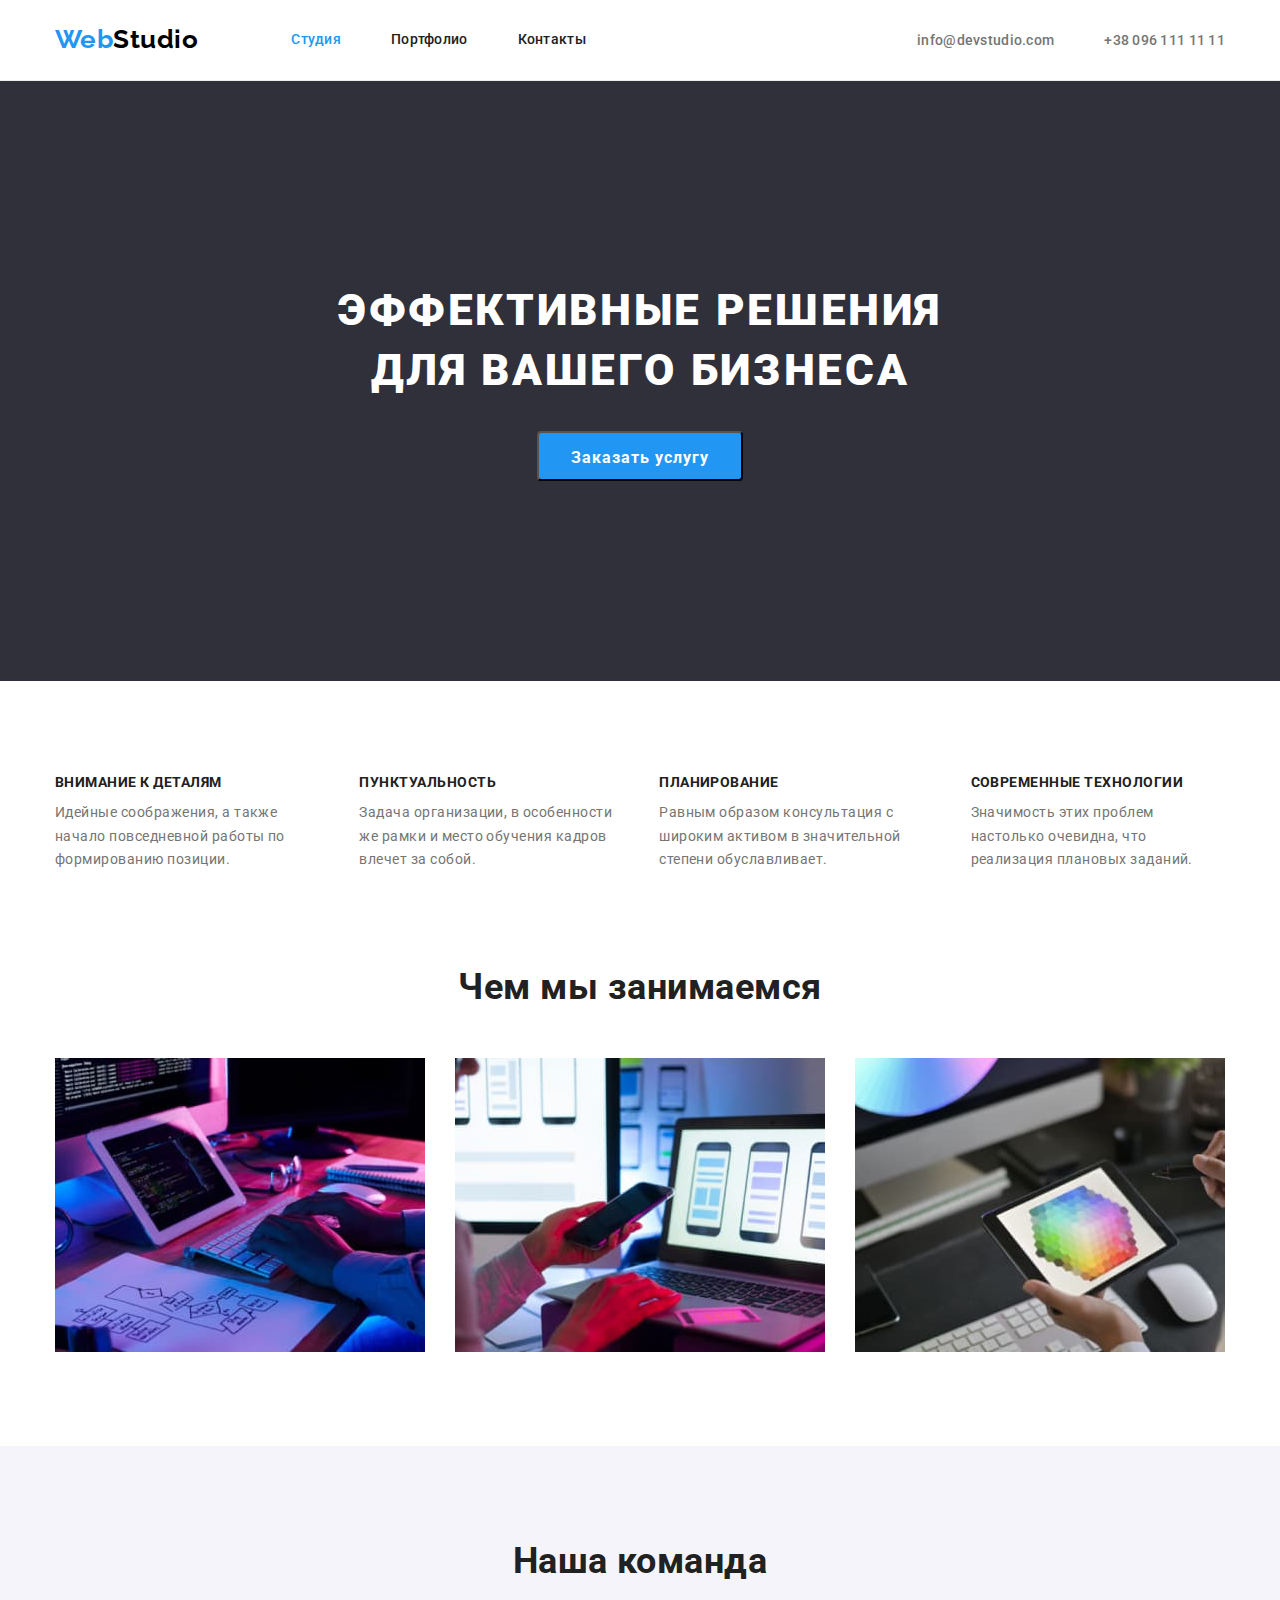
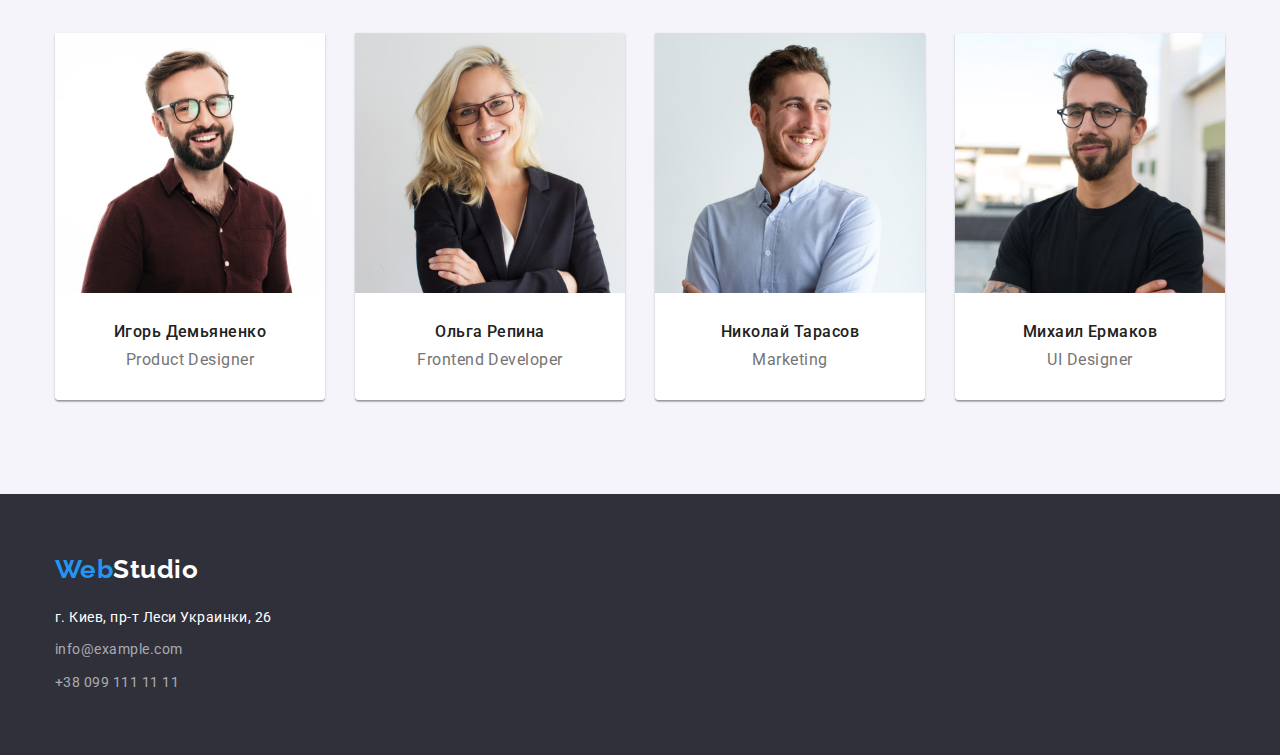
<file: index.html>
<!DOCTYPE html>
<html lang="ru">
  <head>
    <meta charset="UTF-8" />
    <meta http-equiv="X-UA-Compatible" content="IE=edge" />
    <meta name="viewport" content="width=device-width, initial-scale=1.0" />
    <title>Document</title>
    <link rel="preconnect" href="https://fonts.googleapis.com" />
    <link rel="preconnect" href="https://fonts.gstatic.com" crossorigin />
    <link
      href="https://fonts.googleapis.com/css2?family=Raleway:wght@700&family=Roboto:wght@400;500;700;900&display=swap"
      rel="stylesheet"
    />
    <link
      rel="stylesheet"
      href="https://cdnjs.cloudflare.com/ajax/libs/modern-normalize/1.1.0/modern-normalize.min.css"
    />
    <link rel="stylesheet" href="./css/styles.css" />
  </head>
  <body>
    <!-- Шапка -->
    <header>
      <div class="container main-nav">
        <a href="" class="logo"><span>Web</span>Studio</a>
        <nav>
          <ul class="site-nav list">
            <li class="item"><a href="" class="link current">Студия</a></li>
            <li class="item"><a href="./portfolio.html" class="link">Портфолио</a></li>
            <li class="item"><a href="" class="link">Контакты</a></li>
          </ul>
        </nav>
        <ul class="auth-nav list">
          <li class="item">
            <a href="mailto:info@devstudio.com" class="link">info@devstudio.com</a>
          </li>
          <li class="item"><a href="tel:+380961111111" class="link">+38 096 111 11 11</a></li>
        </ul>
      </div>
    </header>
    <!-- Мейн -->
    <main>
      <!-- Герой -->
      <section class="hero">
        <h1 class="hero-title">Эффективные решения для вашего бизнеса</h1>
        <button type="button">Заказать услугу</button>
      </section>

      <!-- Особенности -->
      <section class="section section-features">
        <div class="container">
          <h2 hidden class="section-title">Особенности компании</h2>
          <ul class="features list">
            <li class="item">
              <h3 class="title">Внимание к деталям</h3>
              <p>
                Идейные соображения, а также начало повседневной работы по формированию позиции.
              </p>
            </li>
            <li class="item">
              <h3 class="title">Пунктуальность</h3>
              <p>
                Задача организации, в особенности же рамки и место обучения кадров влечет за собой.
              </p>
            </li>
            <li class="item">
              <h3 class="title">Планирование</h3>
              <p>
                Равным образом консультация с широким активом в значительной степени обуславливает.
              </p>
            </li>
            <li class="item">
              <h3 class="title">Современные технологии</h3>
              <p>Значимость этих проблем настолько очевидна, что реализация плановых заданий.</p>
            </li>
          </ul>
        </div>
      </section>
      <!-- Чем мы занимаемся -->
      <section class="section section-wedo">
        <div class="container">
          <h2 class="title">Чем мы занимаемся</h2>
          <ul class="list">
            <li class="item">
              <a href=""
                ><img src="./images/wedo1.jpg" alt="Десктопные приложения" width="370"
              /></a>
            </li>
            <li class="item">
              <a href=""><img src="./images/wedo2.jpg" alt="Мобильные приложения" width="370" /></a>
            </li>
            <li class="item">
              <a href=""
                ><img src="./images/wedo3.jpg" alt="Планшетные приложения" width="370"
              /></a>
            </li>
          </ul>
        </div>
      </section>
      <!-- Наша команда -->
      <section class="section section-teem">
        <div class="container">
          <h2 class="teem-title">Наша команда</h2>
          <ul class="list">
            <li class="item">
              <img src="./images/teem-card-1.jpg" alt="Игорь Демьяненко" width="270" />
              <div class="wrapper">
                <h3 class="teem-name">Игорь Демьяненко</h3>
                <p class="role">Product Designer</p>
              </div>
            </li>
            <li class="item">
              <img src="./images/teem-card-2.jpg" alt="Ольга Репина" width="270" />
              <div class="wrapper">
                <h3 class="teem-name">Ольга Репина</h3>
                <p class="role">Frontend Developer</p>
              </div>
            </li>
            <li class="item">
              <img src="./images/teem-card-3.jpg" alt="Николай Тарасов" width="270" />
              <div class="wrapper">
                <h3 class="teem-name">Николай Тарасов</h3>
                <p class="role">Marketing</p>
              </div>
            </li>
            <li class="item">
              <img src="./images/teem-card-4.jpg" alt="Михаил Ермаков" width="270" />
              <div class="wrapper">
                <h3 class="teem-name">Михаил Ермаков</h3>
                <p class="role">UI Designer</p>
              </div>
            </li>
          </ul>
        </div>
      </section>
    </main>
    <!-- Футер -->
    <footer class="bottom">
      <div class="container">
        <a href="" class="logo"><span>Web</span>Studio</a>
        <address>
          <ul class="adress-list list">
            <li class="item">г. Киев, пр-т Леси Украинки, 26</li>
            <li class="item">
              <a href="mailto:info@example.com" class="link">info@example.com</a>
            </li>
            <li class="item"><a href="tel:+380991111111" class="link">+38 099 111 11 11</a></li>
          </ul>
        </address>
      </div>
    </footer>
  </body>
</html>
</file>
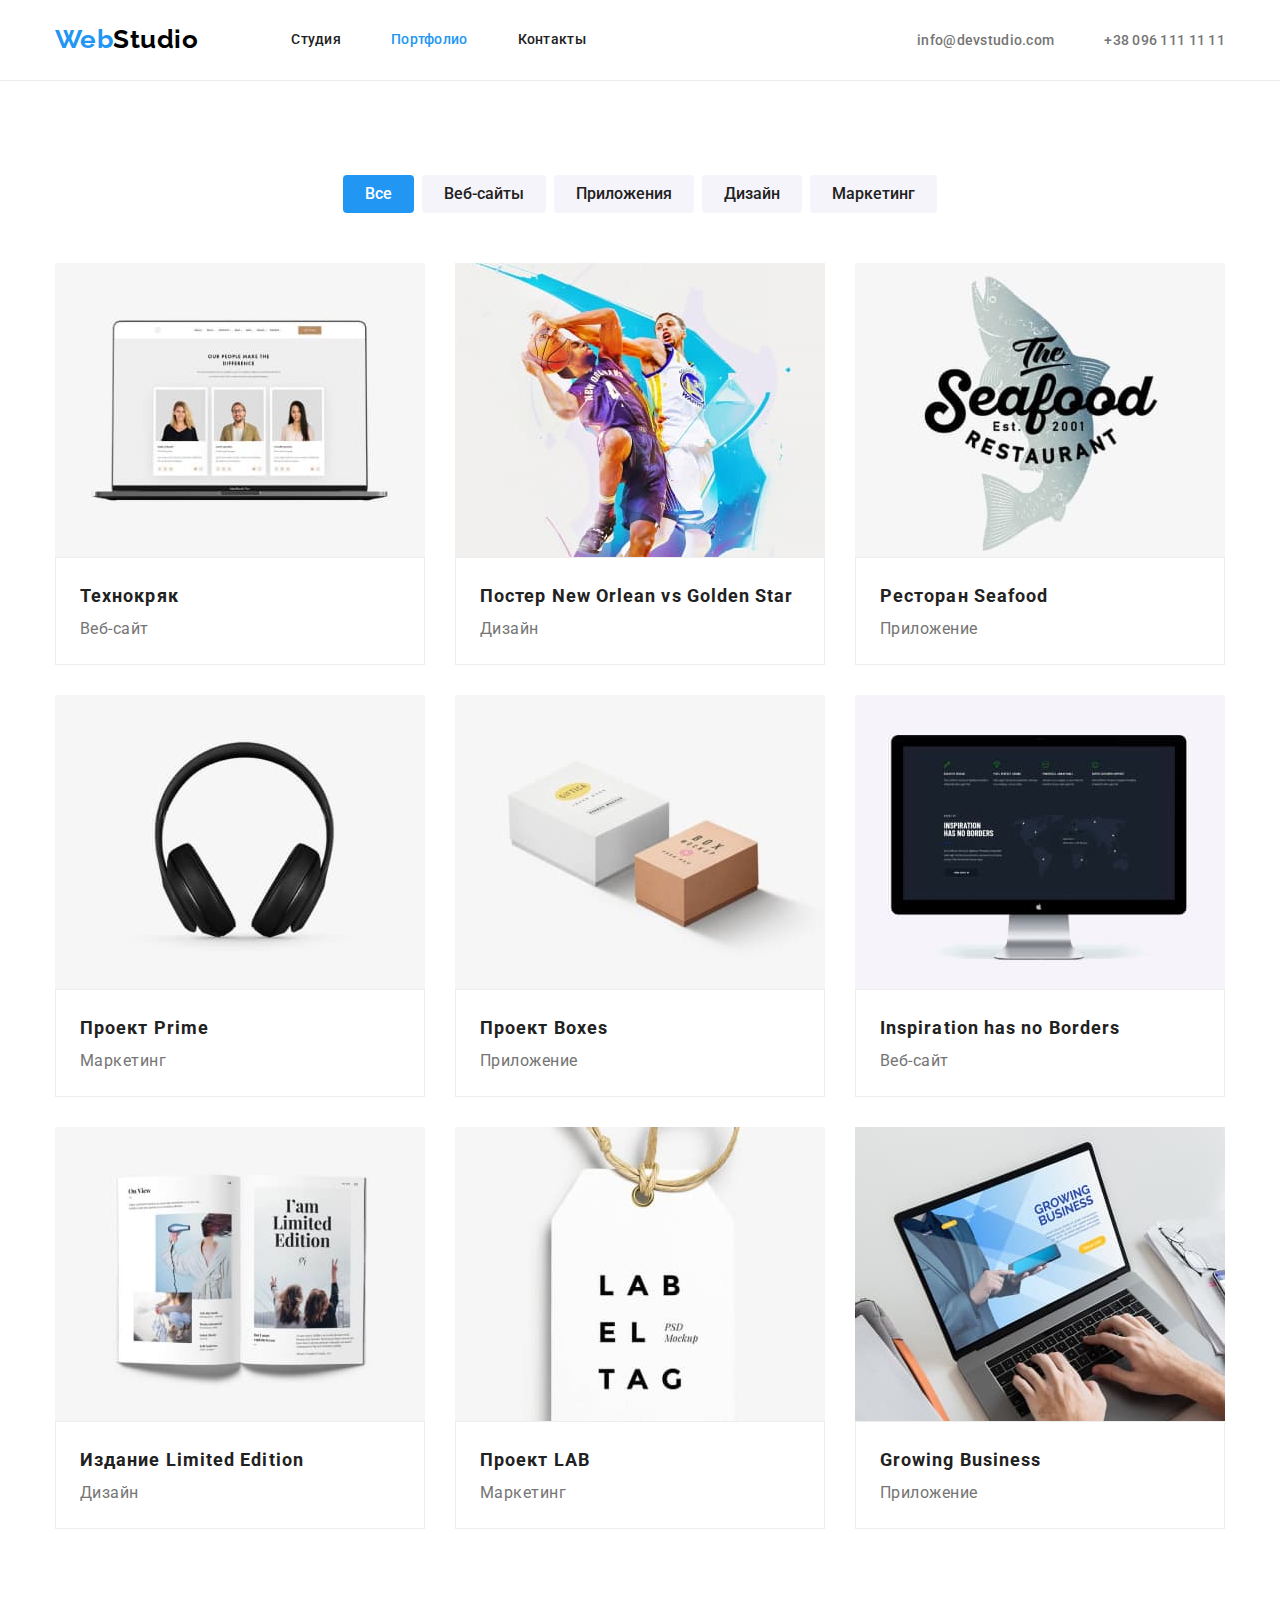
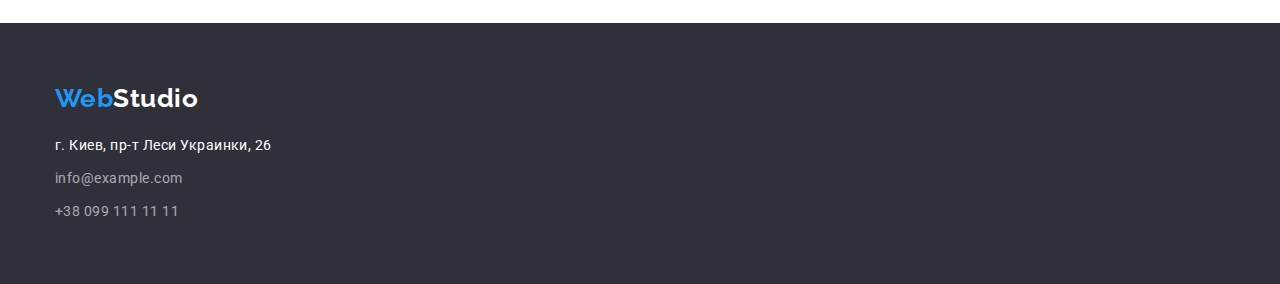
<file: portfolio.html>
<!DOCTYPE html>
<html lang="en">
  <head>
    <meta charset="UTF-8" />
    <meta http-equiv="X-UA-Compatible" content="IE=edge" />
    <meta name="viewport" content="width=device-width, initial-scale=1.0" />
    <title>Document</title>
    <link rel="preconnect" href="https://fonts.googleapis.com" />
    <link rel="preconnect" href="https://fonts.gstatic.com" crossorigin />
    <link
      href="https://fonts.googleapis.com/css2?family=Raleway:wght@700&family=Roboto:wght@400;500;700;900&display=swap"
      rel="stylesheet"
    />
    <link
      rel="stylesheet"
      href="https://cdnjs.cloudflare.com/ajax/libs/modern-normalize/1.1.0/modern-normalize.min.css"
    />
    <link rel="stylesheet" href="./css/styles.css" />
  </head>
  <body>
    <!-- Шапка -->
    <header>
      <div class="container main-nav">
        <a href="" class="logo"><span>Web</span>Studio</a>
        <nav>
          <ul class="site-nav list">
            <li class="item"><a href="./index.html" class="link">Студия</a></li>
            <li class="item"><a href="" class="link current">Портфолио</a></li>
            <li class="item"><a href="" class="link">Контакты</a></li>
          </ul>
        </nav>
        <ul class="auth-nav list">
          <li class="item">
            <a href="mailto:info@devstudio.com" class="link">info@devstudio.com</a>
          </li>
          <li class="item"><a href="tel:+380961111111" class="link">+38 096 111 11 11</a></li>
        </ul>
      </div>
    </header>
    <!-- Мейн -->
    <main>
      <section class="section projects">
        <div class="container">
          <h1 hidden>Наши проекты</h1>
          <ul class="list buttons">
            <li class="item"><button type="button" class="button-item active">Все</button></li>
            <li class="item"><button type="button" class="button-item">Веб-сайты</button></li>
            <li class="item"><button type="button" class="button-item">Приложения</button></li>
            <li class="item"><button type="button" class="button-item">Дизайн</button></li>
            <li class="item"><button type="button" class="button-item">Маркетинг</button></li>
          </ul>
          <ul class="list project">
            <li class="item">
              <a href="" class="link"
                ><img src="./images/tehno.jpg" alt="Технокряк" width="370" />
                <div class="content">
                  <h2 class="project-title">Технокряк</h2>
                  <p class="project-type">Веб-сайт</p>
                </div></a
              >
            </li>
            <li class="item">
              <a href="" class="link"
                ><img
                  src="./images/poster.jpg"
                  alt="Постер New Orlean vs Golden Star"
                  width="370"
                />
                <div class="content">
                  <h2 class="project-title">Постер New Orlean vs Golden Star</h2>
                  <p class="project-type">Дизайн</p>
                </div></a
              >
            </li>
            <li class="item">
              <a href="" class="link"
                ><img src="./images/resto.jpg" alt="Ресторан Seafood" width="370" />
                <div class="content">
                  <h2 class="project-title">Ресторан Seafood</h2>
                  <p class="project-type">Приложение</p>
                </div></a
              >
            </li>
            <li class="item">
              <a href="" class="link"
                ><img src="./images/prime.jpg" alt="Проект Prime" width="370" />
                <div class="content">
                  <h2 class="project-title">Проект Prime</h2>
                  <p class="project-type">Маркетинг</p>
                </div></a
              >
            </li>
            <li class="item">
              <a href="" class="link"
                ><img src="./images/boxes.jpg" alt="Проект Boxes" width="370" />
                <div class="content">
                  <h2 class="project-title">Проект Boxes</h2>
                  <p class="project-type">Приложение</p>
                </div></a
              >
            </li>
            <li class="item">
              <a href="" class="link"
                ><img src="./images/inspiration.jpg" alt="Inspiration has no Borders" width="370" />
                <div class="content">
                  <h2 class="project-title">Inspiration has no Borders</h2>
                  <p class="project-type">Веб-сайт</p>
                </div></a
              >
            </li>
            <li class="item">
              <a href="" class="link"
                ><img src="./images/limited.jpg" alt="Издание Limited Edition" width="370" />
                <div class="content">
                  <h2 class="project-title">Издание Limited Edition</h2>
                  <p class="project-type">Дизайн</p>
                </div></a
              >
            </li>
            <li class="item">
              <a href="" class="link"
                ><img src="./images/lab.jpg" alt="Проект LAB" width="370" />
                <div class="content">
                  <h2 class="project-title">Проект LAB</h2>
                  <p class="project-type">Маркетинг</p>
                </div></a
              >
            </li>
            <li class="item">
              <a href="" class="link"
                ><img src="./images/growing.jpg" alt="Growing Business" width="370" />
                <div class="content">
                  <h2 class="project-title">Growing Business</h2>
                  <p class="project-type">Приложение</p>
                </div></a
              >
            </li>
          </ul>
        </div>
      </section>
    </main>
    <!-- Футер -->
    <footer class="bottom">
      <div class="container">
        <a href="" class="logo"><span>Web</span>Studio</a>
        <address>
          <ul class="adress-list list">
            <li class="item">г. Киев, пр-т Леси Украинки, 26</li>
            <li class="item">
              <a href="mailto:info@example.com" class="link">info@example.com</a>
            </li>
            <li class="item"><a href="tel:+380991111111" class="link">+38 099 111 11 11</a></li>
          </ul>
        </address>
      </div>
    </footer>
  </body>
</html>
</file>
<file: css/styles.css>
/* Цвет основного текста : #757575 */
/* Вторичный цвет текста #212121 */
/* Белый цвет #FFFFFF */
/* Цвет акцента #2196F3 */
/* Вторичный цвет фона #F5F4FA */

:root {
  --primary-text-color: #757575;
  --secondary-text-color: #212121;
  --accent-color: #2196f3;
  --bg-section-color: #2f303a;
  --secondary-bg-color: #f5f4fa;
  --white-color: #ffffff;
  --footer-color-adress: rgba(255, 255, 255, 0.6);
  --black-color: #000000;
}

body {
  background-color: var(--white-color);
  color: var(--primary-text-color);
  font-family: 'Roboto', sans-serif;
  letter-spacing: 0.03em;
}

.list {
  list-style: none;
}

h1,
h2,
h3,
h4,
h5,
h6,
p,
ul {
  margin: 0;
  padding: 0;
}

.container {
  margin-left: auto;
  margin-right: auto;
  width: 1200px;
  padding-left: 15px;
  padding-right: 15px;
}
.section {
  padding-top: 94px;
  padding-bottom: 94px;
}

img {
  display: block;
}
/* Шапка */
header {
  border-bottom: 1px solid #ececec;
}
.logo {
  margin-right: 93px;

  color: var(--black-color);
  font-family: 'Raleway', sans-serif;
  font-weight: 700;
  font-size: 26px;
  line-height: 1.2;
  text-decoration: none;
}
.logo span {
  color: var(--accent-color);
}

/* main-nav */
.main-nav {
  display: flex;
  align-items: center;
}

.site-nav {
  display: flex;
}

.site-nav .item {
  margin-right: 50px;
}

.site-nav .item:last-child {
  margin-right: 0;
}

.site-nav .link {
  display: block;
  padding-top: 32px;
  padding-bottom: 32px;
  color: var(--secondary-text-color);
  font-weight: 500;
  font-size: 14px;
  line-height: 1.14;
  letter-spacing: 0.02em;
  text-decoration: none;
}
.site-nav .link:hover,
.site-nav .link:focus {
  color: var(--accent-color);
}
.link.current {
  color: var(--accent-color);
}

.auth-nav {
  display: flex;
  margin-left: auto;
}

.auth-nav .item + .item {
  margin-left: 50px;
}

.auth-nav .link {
  padding-top: 32px;
  padding-bottom: 32px;

  color: var(--primary-text-color);
  font-weight: 500;
  font-size: 14px;
  line-height: 1.14;
  letter-spacing: 0.02em;
  text-decoration: none;
}
.auth-nav .link:hover,
.auth-nav .link:focus {
  color: var(--accent-color);
}

/* Герой */
.hero {
  padding: 200px 0;

  background-color: var(--bg-section-color);
  text-align: center;
}
.hero-title {
  margin: 0 auto;
  max-width: 650px;

  color: var(--white-color);
  font-weight: 900;
  font-size: 44px;
  line-height: 1.36;
  letter-spacing: 0.06em;
  text-transform: uppercase;
}
.hero button {
  display: inline-block;
  margin-top: 30px;
  padding: 10px 32px;
  border-radius: 4px;
  min-width: 200px;
  height: 50px;

  background-color: var(--accent-color);
  color: var(--white-color);
  cursor: pointer;
  font-family: inherit;
  font-weight: 700;
  font-size: 16px;
  line-height: 1.88;
  letter-spacing: 0.06em;
}

.hero button:focus,
.hero button:hover {
  background-color: #188ce8;
}

/* Особенности */
.features.list {
  display: flex;
}

.features > .item:not(:last-child) {
  margin-right: 30px;
}

.features .title {
  margin-bottom: 10px;

  color: var(--secondary-text-color);
  font-weight: 700;
  font-size: 14px;
  line-height: 1.14;
  text-transform: uppercase;
}
.features p {
  font-size: 14px;
  line-height: 1.71;
}

/* Чем мы занимаемся */
.section-wedo {
  padding-top: 0;
}

.section-wedo .list {
  display: flex;
  margin-top: 50px;
}

.section-wedo .item:nth-child(-n + 2) {
  margin-right: 30px;
}

.section-wedo img {
  display: block;
}

.section-wedo .title {
  color: var(--secondary-text-color);
  font-weight: 700;
  font-size: 36px;
  line-height: 1.17;
  text-align: center;
}

/* Наша команда */
.section-teem .list {
  display: flex;
}

.section .wrapper {
  padding: 30px 0;

  background-color: var(--white-color);
  border-radius: 0px 0px 4px 4px;
}

.section-teem .item {
  flex-basis: calc((100%-90) / 4);
  margin-right: 30px;

  text-align: center;
  box-shadow: 0px 1px 3px rgba(0, 0, 0, 0.12), 0px 1px 1px rgba(0, 0, 0, 0.14),
    0px 2px 1px rgba(0, 0, 0, 0.2);
  border-radius: 0px 0px 4px 4px;
}

.section-teem .item:nth-child(4) {
  margin-right: 0;
}

.section-teem {
  background-color: var(--secondary-bg-color);
}
.teem-title {
  margin-bottom: 50px;

  color: var(--secondary-text-color);
  font-weight: 700;
  font-size: 36px;
  line-height: 1.17;
  text-align: center;
}
.teem {
  color: var(--secondary-text-color);
}
.teem-name {
  margin-bottom: 10px;

  color: var(--secondary-text-color);
  font-weight: 500;
  font-size: 16px;
  line-height: 1.18;
}

.role {
  font-size: 16px;
  line-height: 1.18;
}
/* Футер */
.bottom {
  padding-top: 60px;
  padding-bottom: 60px;
  background-color: var(--bg-section-color);
}
.bottom a {
  color: var(--white-color);
}

.adress-list {
  margin-top: 20px;
}

.adress-list .item {
  margin-bottom: 9px;

  color: var(--white-color);
  font-style: normal;
  font-size: 14px;
  line-height: 1.71;
}

.adress-list .item:last-child {
  margin-bottom: 0;
}

.adress-list .link {
  color: var(--footer-color-adress);
  font-size: 14px;
  line-height: 1.71;
  text-decoration: none;
}
.adress-list .link:hover,
.adress-list .link:focus {
  color: var(--accent-color);
}

/* Портфолио */
.projects .list.buttons {
  display: flex;
  justify-content: center;
  margin-bottom: 50px;
}

.buttons .item:not(:last-child) {
  margin-right: 8px;
}

.button-item {
  padding: 6px 22px;
  border: transparent;
  border-radius: 4px;

  background-color: var(--secondary-bg-color);
  color: var(--secondary-text-color);
  cursor: pointer;
  font-family: inherit;
  font-weight: 500;
  font-size: 16px;
  line-height: 1.62;
}

.buttons .active {
  background-color: var(--accent-color);
  color: var(--white-color);
}

.button-item:hover,
.button-item:focus {
  background-color: var(--accent-color);
  color: var(--white-color);
}

.list.project {
  display: flex;
  flex-wrap: wrap;
  margin-left: -30px;
  margin-top: -30px;
}

.project .item {
  flex-basis: calc(100% / 3 - 30px);
  margin-left: 30px;
  margin-top: 30px;
}

.content {
  padding: 20px 24px;
  border: 1px solid #eeeeee;
}

.project-title {
  color: var(--secondary-text-color);
  font-weight: 700;
  font-size: 18px;
  line-height: 2;
  letter-spacing: 0.06em;
}
.project-type {
  color: var(--primary-text-color);
  font-size: 16px;
  line-height: 1.88;
}

.projects .link {
  text-decoration: none;
}
</file>
